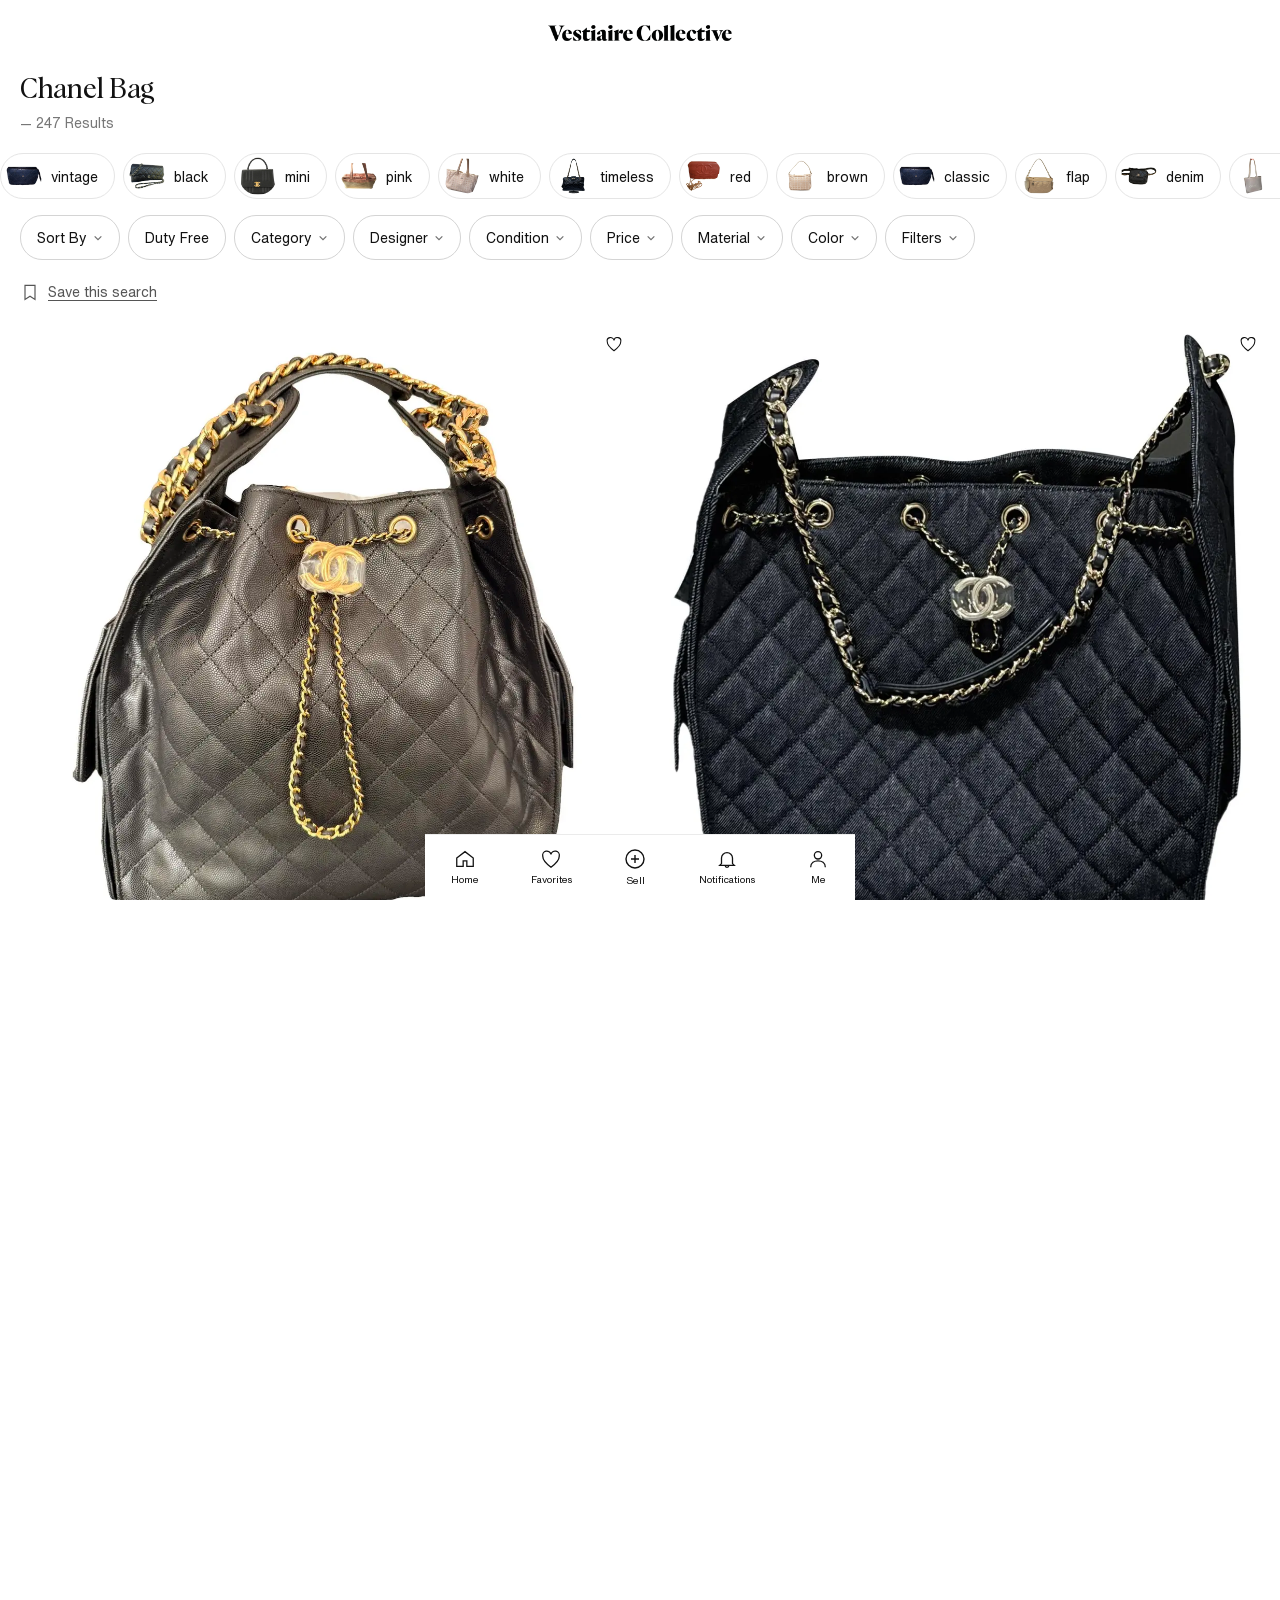
<file: index.html>
<!doctype html>
<html lang="en">
<head>
  <meta charset="utf-8" />
  <meta name="viewport" content="width=device-width, initial-scale=1, viewport-fit=cover, user-scalable=no" />
  <meta name="theme-color" content="#ffffff" />
  <title>Chanel bag — Vestiaire Collective · v2</title>
  <link rel="stylesheet" href="styles.css?v=44" />
</head>
<body data-state="plp">

  <!-- ============================================================
       PLP VIEW (entry)
       ============================================================ -->
  <section class="plp-view" id="plpView">

    <header class="plp__logo-bar">
      <img class="plp__logo" src="assets/vestiaire_logo.png" alt="vestiaire collective" />
    </header>

    <section class="plp__title">
      <h1 class="plp__h1">Chanel Bag</h1>
      <p class="plp__count">— 247 Results</p>
    </section>

    <ul class="plp__chips" id="plpChips">
      <li class="chip"><span class="chip__thumb" data-thumb="01"></span><span class="chip__label">vintage</span></li>
      <li class="chip"><span class="chip__thumb" data-thumb="04"></span><span class="chip__label">black</span></li>
      <li class="chip"><span class="chip__thumb" data-thumb="08"></span><span class="chip__label">mini</span></li>
      <li class="chip"><span class="chip__thumb" data-thumb="09"></span><span class="chip__label">pink</span></li>
      <li class="chip"><span class="chip__thumb" data-thumb="02"></span><span class="chip__label">white</span></li>
      <li class="chip"><span class="chip__thumb" data-thumb="14"></span><span class="chip__label">timeless</span></li>
      <li class="chip"><span class="chip__thumb" data-thumb="03"></span><span class="chip__label">red</span></li>
      <li class="chip"><span class="chip__thumb" data-thumb="18"></span><span class="chip__label">brown</span></li>
      <li class="chip"><span class="chip__thumb" data-thumb="01"></span><span class="chip__label">classic</span></li>
      <li class="chip"><span class="chip__thumb" data-thumb="05"></span><span class="chip__label">flap</span></li>
      <li class="chip"><span class="chip__thumb" data-thumb="07"></span><span class="chip__label">denim</span></li>
      <li class="chip"><span class="chip__thumb" data-thumb="13"></span><span class="chip__label">tweed</span></li>
      <li class="chip"><span class="chip__thumb" data-thumb="06"></span><span class="chip__label">silver</span></li>
      <li class="chip"><span class="chip__thumb" data-thumb="12"></span><span class="chip__label">blue</span></li>
      <li class="chip"><span class="chip__thumb" data-thumb="17"></span><span class="chip__label">yellow</span></li>
      <li class="chip"><span class="chip__thumb" data-thumb="11"></span><span class="chip__label">caviar</span></li>
      <li class="chip"><span class="chip__thumb" data-thumb="10"></span><span class="chip__label">green</span></li>
      <li class="chip"><span class="chip__thumb" data-thumb="04"></span><span class="chip__label">jumbo</span></li>
      <li class="chip"><span class="chip__thumb" data-thumb="15"></span><span class="chip__label">gold</span></li>
      <li class="chip"><span class="chip__thumb" data-thumb="16"></span><span class="chip__label">beige</span></li>
    </ul>

    <ul class="plp__hotfilters" id="plpHotfilters">
      <li><button class="hot-filter">Sort By <svg viewBox="0 0 12 12" width="10" height="10" fill="none" stroke="currentColor" stroke-width="1.4"><path d="M2 4 L6 8 L10 4"/></svg></button></li>
      <li><button class="hot-filter">Duty Free</button></li>
      <li><button class="hot-filter">Category <svg viewBox="0 0 12 12" width="10" height="10" fill="none" stroke="currentColor" stroke-width="1.4"><path d="M2 4 L6 8 L10 4"/></svg></button></li>
      <li><button class="hot-filter">Designer <svg viewBox="0 0 12 12" width="10" height="10" fill="none" stroke="currentColor" stroke-width="1.4"><path d="M2 4 L6 8 L10 4"/></svg></button></li>
      <li><button class="hot-filter">Condition <svg viewBox="0 0 12 12" width="10" height="10" fill="none" stroke="currentColor" stroke-width="1.4"><path d="M2 4 L6 8 L10 4"/></svg></button></li>
      <li><button class="hot-filter">Price <svg viewBox="0 0 12 12" width="10" height="10" fill="none" stroke="currentColor" stroke-width="1.4"><path d="M2 4 L6 8 L10 4"/></svg></button></li>
      <li><button class="hot-filter">Material <svg viewBox="0 0 12 12" width="10" height="10" fill="none" stroke="currentColor" stroke-width="1.4"><path d="M2 4 L6 8 L10 4"/></svg></button></li>
      <li><button class="hot-filter">Color <svg viewBox="0 0 12 12" width="10" height="10" fill="none" stroke="currentColor" stroke-width="1.4"><path d="M2 4 L6 8 L10 4"/></svg></button></li>
      <li><button class="hot-filter">Filters <svg viewBox="0 0 12 12" width="10" height="10" fill="none" stroke="currentColor" stroke-width="1.4"><path d="M2 4 L6 8 L10 4"/></svg></button></li>
    </ul>

    <button class="plp__savesearch" type="button">
      <svg viewBox="0 0 24 24" width="20" height="20" fill="none" stroke="currentColor" stroke-width="1.4">
        <path d="M6 4 H18 V21 L12 17 L6 21 Z"/>
      </svg>
      <span>Save this search</span>
    </button>

    <ul class="plp__grid" id="plpGrid"></ul>

    <section class="plp__usp">
      <div class="usp">
        <svg class="usp__icon" viewBox="0 0 32 32" fill="none" stroke="currentColor" stroke-width="1.3">
          <rect x="5" y="7" width="22" height="18" rx="1"/>
          <path d="M5 11 H27"/>
          <text x="16" y="20" text-anchor="middle" font-size="9" font-family="serif" stroke="none" fill="currentColor">$</text>
        </svg>
        <h3 class="usp__title">Negotiate your price</h3>
        <p class="usp__body">Go ahead. Make an offer for an even better price.</p>
      </div>
      <div class="usp">
        <svg class="usp__icon" viewBox="0 0 32 32" fill="none" stroke="currentColor" stroke-width="1.3">
          <path d="M16 4 L26 8 V16 C26 22 20 27 16 28 C12 27 6 22 6 16 V8 Z"/>
          <path d="M12 16 L15 19 L21 13" stroke-width="1.5"/>
        </svg>
        <h3 class="usp__title">Expert Authentication</h3>
        <p class="usp__body">Get peace of mind with physical authentication.</p>
      </div>
      <div class="usp">
        <svg class="usp__icon" viewBox="0 0 32 32" fill="none" stroke="currentColor" stroke-width="1.3">
          <circle cx="16" cy="16" r="12"/>
          <path d="M10 16 H22 M16 10 V22"/>
        </svg>
        <h3 class="usp__title">Buyer Protection</h3>
        <p class="usp__body">Full refund if your item is not as described.</p>
      </div>
      <div class="usp">
        <svg class="usp__icon" viewBox="0 0 32 32" fill="none" stroke="currentColor" stroke-width="1.3">
          <path d="M5 18 L12 11 L18 17 L27 8"/>
          <path d="M21 8 H27 V14"/>
        </svg>
        <h3 class="usp__title">Trade in your wardrobe</h3>
        <p class="usp__body">Sell your pre-loved pieces and refresh your closet.</p>
      </div>
    </section>

    <!-- Floating CTA: slides up from below ~300px scroll, sits above
         the bottom nav with a small gap. Replaces the title-bar pill. -->
    <button class="plp__view-timeline-fab" id="viewTimelineBtn" type="button" aria-label="View timeline">
      <span class="plp__view-timeline-label">
        View timeline
        <svg viewBox="0 0 16 16" width="14" height="14" fill="none" stroke="currentColor" stroke-width="1.6" stroke-linecap="round" stroke-linejoin="round" aria-hidden="true">
          <path d="M3 8 H13 M10 5 L13 8 L10 11"/>
        </svg>
      </span>
    </button>

    <nav class="plp__bottomnav">
      <a class="navitem" href="#"><svg viewBox="0 0 24 24" width="22" height="22" fill="none" stroke="currentColor" stroke-width="1.4"><path d="M3 11 L12 4 L21 11 V20 H14 V14 H10 V20 H3 Z"/></svg><span>Home</span></a>
      <a class="navitem" href="#"><svg viewBox="0 0 24 24" width="22" height="22" fill="none" stroke="currentColor" stroke-width="1.4"><path d="M12 21 C8 18 3 14 3 9 A4 4 0 0 1 12 7 A4 4 0 0 1 21 9 C21 14 16 18 12 21 Z"/></svg><span>Favorites</span></a>
      <a class="navitem" href="#"><svg viewBox="0 0 24 24" width="24" height="24" fill="none" stroke="currentColor" stroke-width="1.4"><circle cx="12" cy="12" r="9"/><path d="M12 8 V16 M8 12 H16"/></svg><span>Sell</span></a>
      <a class="navitem" href="#"><svg viewBox="0 0 24 24" width="22" height="22" fill="none" stroke="currentColor" stroke-width="1.4"><path d="M6 17 V11 A6 6 0 0 1 18 11 V17 L20 19 H4 Z"/><path d="M10 19 A2 2 0 0 0 14 19"/></svg><span>Notifications</span></a>
      <a class="navitem" href="#"><svg viewBox="0 0 24 24" width="22" height="22" fill="none" stroke="currentColor" stroke-width="1.4"><circle cx="12" cy="8" r="4"/><path d="M4 21 C4 16 8 14 12 14 C16 14 20 16 20 21"/></svg><span>Me</span></a>
    </nav>

  </section>

  <!-- ============================================================
       PROTOTYPE VIEW (year-dial)
       ============================================================ -->
  <main class="app" data-mode="browse">

    <header class="hdr">
      <img class="hdr__logo" src="assets/vestiaire_logo.png" alt="vestiaire collective" />
      <div class="hdr__context">chanel bag · <span class="hdr__count">247</span> results</div>
    </header>

    <button class="back" type="button" aria-label="Back to results">
      <svg viewBox="0 0 24 24" fill="none" stroke="currentColor" stroke-width="1.4" stroke-linecap="round" stroke-linejoin="round" aria-hidden="true">
        <path d="M15 18 L9 12 L15 6" />
      </svg>
    </button>

    <div class="year" aria-live="polite"><span class="year__digits">2008</span></div>

    <div class="stage">
      <div class="stage__inner">
        <div class="bag" id="bagLayer">
          <img class="bag__img bag__img--a" alt="" />
          <img class="bag__img bag__img--b" alt="" />
        </div>
        <article class="story-card" id="storyCard" aria-hidden="true"></article>
      </div>
    </div>

    <div class="bagname">Modern Chain · Caviar</div>

    <div class="buybar">
      <div class="buybar__info">
        <span class="buybar__name">Modern Chain · Caviar</span>
        <span class="buybar__price">€3,100</span>
      </div>
      <button class="buybar__btn" type="button">Add to Bag</button>
    </div>

    <div class="strip" id="strip" role="slider" aria-valuemin="1955" aria-valuemax="2026" aria-valuenow="2008" tabindex="0">
      <div class="strip__indicator" aria-hidden="true"></div>
      <div class="strip__rail strip__rail--browse" id="stripBrowse"></div>
      <div class="strip__rail strip__rail--pdp"    id="stripPdp"></div>
      <div class="strip__fade strip__fade--left" aria-hidden="true"></div>
      <div class="strip__fade strip__fade--right" aria-hidden="true"></div>
    </div>

  </main>

  <!-- ============================================================
       MORPH CLONE (used during PLP → prototype transition)
       ============================================================ -->
  <div class="morph-clone" id="morphClone" aria-hidden="true">
    <img alt="" />
  </div>

  <!-- ============================================================
       BACK-TO-PLP BUTTON (from prototype browse mode)
       ============================================================ -->
  <button class="plp-back" id="plpBack" type="button" aria-label="Back to results">
    <svg viewBox="0 0 24 24" fill="none" stroke="currentColor" stroke-width="1.4" stroke-linecap="round" stroke-linejoin="round">
      <path d="M15 18 L9 12 L15 6" />
    </svg>
  </button>

  <script src="assets/stories.js?v=18"></script>
  <script src="script.js?v=35"></script>
  <script src="plp-v2.js?v=18"></script>
</body>
</html>
</file>
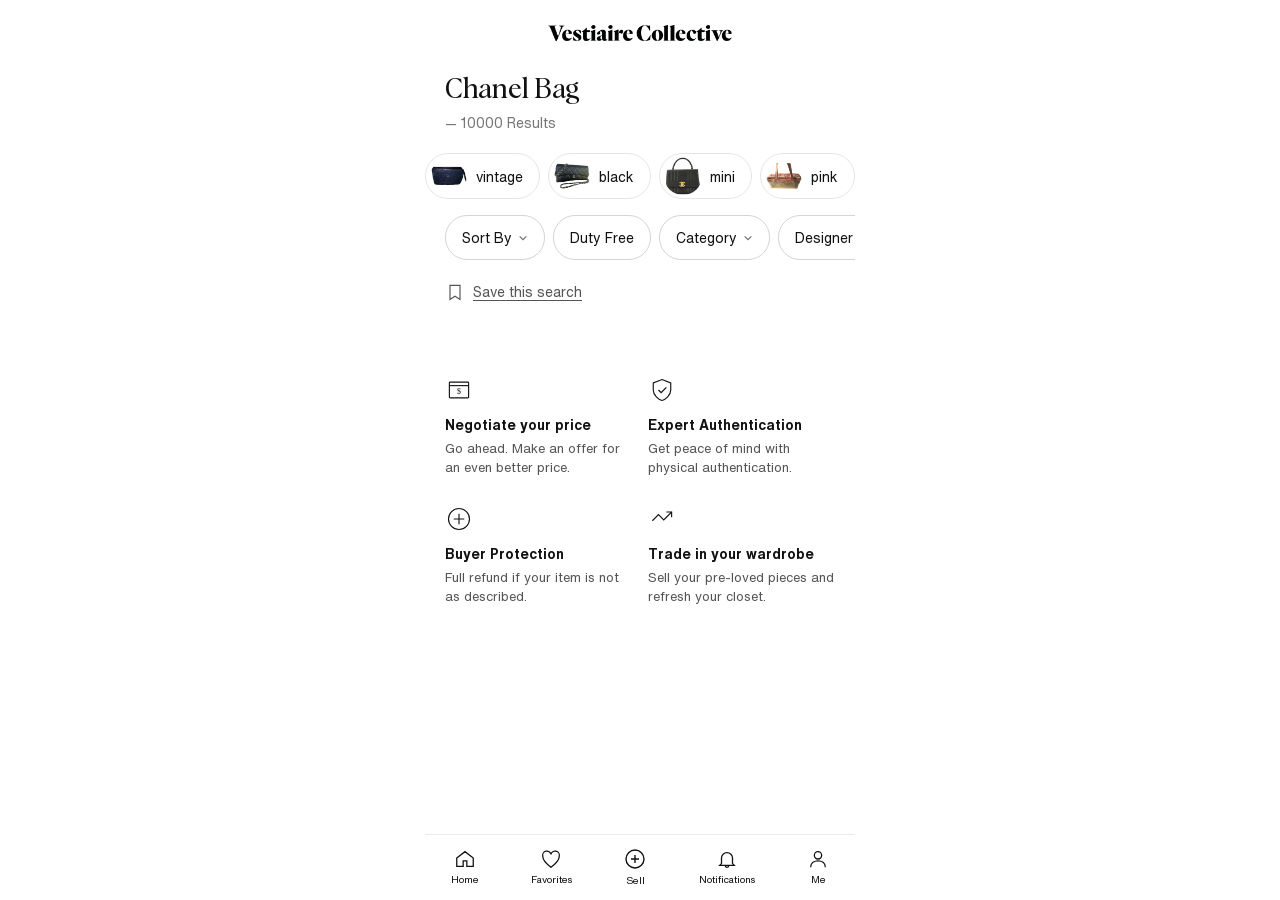
<file: plp.html>
<!doctype html>
<html lang="en">
<head>
  <meta charset="utf-8" />
  <meta name="viewport" content="width=device-width, initial-scale=1, viewport-fit=cover" />
  <meta name="theme-color" content="#ffffff" />
  <title>Chanel bag — Vestiaire Collective</title>
  <link rel="stylesheet" href="styles.css" />
</head>
<body class="plp-body">
  <main class="plp">

    <!-- Vestiaire logo header (matches the year-dial prototype's logo size) -->
    <header class="plp__logo-bar">
      <img class="plp__logo" src="assets/vestiaire_logo.png" alt="vestiaire collective" />
    </header>

    <!-- Title block: "Chanel Bag" h1 (Albra serif) + result count -->
    <section class="plp__title">
      <h1 class="plp__h1">Chanel Bag</h1>
      <p class="plp__count">— 10000 Results</p>
    </section>

    <!-- Horizontal scroll: guided search chips -->
    <ul class="plp__chips" id="plpChips">
      <li class="chip"><span class="chip__thumb" data-thumb="01"></span><span class="chip__label">vintage</span></li>
      <li class="chip"><span class="chip__thumb" data-thumb="04"></span><span class="chip__label">black</span></li>
      <li class="chip"><span class="chip__thumb" data-thumb="08"></span><span class="chip__label">mini</span></li>
      <li class="chip"><span class="chip__thumb" data-thumb="09"></span><span class="chip__label">pink</span></li>
      <li class="chip"><span class="chip__thumb" data-thumb="02"></span><span class="chip__label">white</span></li>
      <li class="chip"><span class="chip__thumb" data-thumb="14"></span><span class="chip__label">timeless</span></li>
      <li class="chip"><span class="chip__thumb" data-thumb="03"></span><span class="chip__label">red</span></li>
      <li class="chip"><span class="chip__thumb" data-thumb="18"></span><span class="chip__label">brown</span></li>
      <li class="chip"><span class="chip__thumb" data-thumb="01"></span><span class="chip__label">classic</span></li>
      <li class="chip"><span class="chip__thumb" data-thumb="05"></span><span class="chip__label">flap</span></li>
      <li class="chip"><span class="chip__thumb" data-thumb="07"></span><span class="chip__label">denim</span></li>
      <li class="chip"><span class="chip__thumb" data-thumb="13"></span><span class="chip__label">tweed</span></li>
      <li class="chip"><span class="chip__thumb" data-thumb="06"></span><span class="chip__label">silver</span></li>
      <li class="chip"><span class="chip__thumb" data-thumb="12"></span><span class="chip__label">blue</span></li>
      <li class="chip"><span class="chip__thumb" data-thumb="17"></span><span class="chip__label">yellow</span></li>
      <li class="chip"><span class="chip__thumb" data-thumb="11"></span><span class="chip__label">caviar</span></li>
      <li class="chip"><span class="chip__thumb" data-thumb="10"></span><span class="chip__label">green</span></li>
      <li class="chip"><span class="chip__thumb" data-thumb="04"></span><span class="chip__label">jumbo</span></li>
      <li class="chip"><span class="chip__thumb" data-thumb="15"></span><span class="chip__label">gold</span></li>
      <li class="chip"><span class="chip__thumb" data-thumb="16"></span><span class="chip__label">beige</span></li>
    </ul>

    <!-- Horizontal scroll: hot filters (sticky filter bar) -->
    <ul class="plp__hotfilters" id="plpHotfilters">
      <li><button class="hot-filter">Sort By <svg viewBox="0 0 12 12" width="10" height="10" fill="none" stroke="currentColor" stroke-width="1.4"><path d="M2 4 L6 8 L10 4"/></svg></button></li>
      <li><button class="hot-filter">Duty Free</button></li>
      <li><button class="hot-filter">Category <svg viewBox="0 0 12 12" width="10" height="10" fill="none" stroke="currentColor" stroke-width="1.4"><path d="M2 4 L6 8 L10 4"/></svg></button></li>
      <li><button class="hot-filter">Designer <svg viewBox="0 0 12 12" width="10" height="10" fill="none" stroke="currentColor" stroke-width="1.4"><path d="M2 4 L6 8 L10 4"/></svg></button></li>
      <li><button class="hot-filter">Condition <svg viewBox="0 0 12 12" width="10" height="10" fill="none" stroke="currentColor" stroke-width="1.4"><path d="M2 4 L6 8 L10 4"/></svg></button></li>
      <li><button class="hot-filter">Price <svg viewBox="0 0 12 12" width="10" height="10" fill="none" stroke="currentColor" stroke-width="1.4"><path d="M2 4 L6 8 L10 4"/></svg></button></li>
      <li><button class="hot-filter">Material <svg viewBox="0 0 12 12" width="10" height="10" fill="none" stroke="currentColor" stroke-width="1.4"><path d="M2 4 L6 8 L10 4"/></svg></button></li>
      <li><button class="hot-filter">Color <svg viewBox="0 0 12 12" width="10" height="10" fill="none" stroke="currentColor" stroke-width="1.4"><path d="M2 4 L6 8 L10 4"/></svg></button></li>
      <li><button class="hot-filter">Filters <svg viewBox="0 0 12 12" width="10" height="10" fill="none" stroke="currentColor" stroke-width="1.4"><path d="M2 4 L6 8 L10 4"/></svg></button></li>
    </ul>

    <!-- Save this search -->
    <button class="plp__savesearch" type="button">
      <svg viewBox="0 0 24 24" width="20" height="20" fill="none" stroke="currentColor" stroke-width="1.4">
        <path d="M6 4 H18 V21 L12 17 L6 21 Z"/>
      </svg>
      <span>Save this search</span>
    </button>

    <!-- Product grid: 2 columns, 18 products -->
    <ul class="plp__grid" id="plpGrid"></ul>

    <!-- USP / trust marks -->
    <section class="plp__usp">
      <div class="usp">
        <svg class="usp__icon" viewBox="0 0 32 32" fill="none" stroke="currentColor" stroke-width="1.3">
          <rect x="5" y="7" width="22" height="18" rx="1"/>
          <path d="M5 11 H27"/>
          <text x="16" y="20" text-anchor="middle" font-size="9" font-family="serif" stroke="none" fill="currentColor">$</text>
        </svg>
        <h3 class="usp__title">Negotiate your price</h3>
        <p class="usp__body">Go ahead. Make an offer for an even better price.</p>
      </div>
      <div class="usp">
        <svg class="usp__icon" viewBox="0 0 32 32" fill="none" stroke="currentColor" stroke-width="1.3">
          <path d="M16 4 L26 8 V16 C26 22 20 27 16 28 C12 27 6 22 6 16 V8 Z"/>
          <path d="M12 16 L15 19 L21 13" stroke-width="1.5"/>
        </svg>
        <h3 class="usp__title">Expert Authentication</h3>
        <p class="usp__body">Get peace of mind with physical authentication.</p>
      </div>
      <div class="usp">
        <svg class="usp__icon" viewBox="0 0 32 32" fill="none" stroke="currentColor" stroke-width="1.3">
          <circle cx="16" cy="16" r="12"/>
          <path d="M10 16 H22 M16 10 V22"/>
        </svg>
        <h3 class="usp__title">Buyer Protection</h3>
        <p class="usp__body">Full refund if your item is not as described.</p>
      </div>
      <div class="usp">
        <svg class="usp__icon" viewBox="0 0 32 32" fill="none" stroke="currentColor" stroke-width="1.3">
          <path d="M5 18 L12 11 L18 17 L27 8"/>
          <path d="M21 8 H27 V14"/>
        </svg>
        <h3 class="usp__title">Trade in your wardrobe</h3>
        <p class="usp__body">Sell your pre-loved pieces and refresh your closet.</p>
      </div>
    </section>

    <!-- Bottom navigation -->
    <nav class="plp__bottomnav">
      <a class="navitem" href="#"><svg viewBox="0 0 24 24" width="22" height="22" fill="none" stroke="currentColor" stroke-width="1.4"><path d="M3 11 L12 4 L21 11 V20 H14 V14 H10 V20 H3 Z"/></svg><span>Home</span></a>
      <a class="navitem" href="#"><svg viewBox="0 0 24 24" width="22" height="22" fill="none" stroke="currentColor" stroke-width="1.4"><path d="M12 21 C8 18 3 14 3 9 A4 4 0 0 1 12 7 A4 4 0 0 1 21 9 C21 14 16 18 12 21 Z"/></svg><span>Favorites</span></a>
      <a class="navitem" href="#"><svg viewBox="0 0 24 24" width="24" height="24" fill="none" stroke="currentColor" stroke-width="1.4"><circle cx="12" cy="12" r="9"/><path d="M12 8 V16 M8 12 H16"/></svg><span>Sell</span></a>
      <a class="navitem" href="#"><svg viewBox="0 0 24 24" width="22" height="22" fill="none" stroke="currentColor" stroke-width="1.4"><path d="M6 17 V11 A6 6 0 0 1 18 11 V17 L20 19 H4 Z"/><path d="M10 19 A2 2 0 0 0 14 19"/></svg><span>Notifications</span></a>
      <a class="navitem" href="#"><svg viewBox="0 0 24 24" width="22" height="22" fill="none" stroke="currentColor" stroke-width="1.4"><circle cx="12" cy="8" r="4"/><path d="M4 21 C4 16 8 14 12 14 C16 14 20 16 20 21"/></svg><span>Me</span></a>
    </nav>

  </main>

  <script src="plp.js"></script>
</body>
</html>
</file>
<file: styles.css>
/* ---------------------------------------------------------------
   week 10 — vestiaire collective × year dial
   single hero control. one bag at a time. browse ↔ pdp morph.
--------------------------------------------------------------- */

/* Fonts ----------------------------------------------------------
   Real Vestiaire stack: Helvetica Now Text + Albra (Display).
   Drop real font files into /assets/fonts/ and the @font-face
   blocks below will pick them up. Google Fonts loaded as fallback. */
@import url('https://fonts.googleapis.com/css2?family=DM+Serif+Display&family=Inter:wght@300;400;500&display=swap');

@font-face {
  font-family: 'Helvetica Now Text';
  src: url('assets/fonts/HelveticaNowText-Regular.ttf') format('truetype');
  font-weight: 400;
  font-style: normal;
  font-display: swap;
}
@font-face {
  font-family: 'Helvetica Now Text';
  src: url('assets/fonts/HelveticaNowText-Medium.ttf') format('truetype');
  font-weight: 500;
  font-style: normal;
  font-display: swap;
}
@font-face {
  font-family: 'Helvetica Now Text';
  src: url('assets/fonts/HelveticaNowText-Bold.ttf') format('truetype');
  font-weight: 700;
  font-style: normal;
  font-display: swap;
}
@font-face {
  font-family: 'Albra';
  src: url('assets/fonts/Albra-Regular.ttf') format('truetype');
  font-weight: 400;
  font-style: normal;
  font-display: swap;
}

/* Base ----------------------------------------------------------- */
:root {
  --bg: #ffffff;
  --fg: #000000;
  --fg-soft: #8a8a8a;
  --hairline: #e5e5e5;
  --sans: 'Helvetica Now Text', 'Inter', -apple-system, BlinkMacSystemFont, sans-serif;
  --serif: 'Albra Display', 'Albra', 'DM Serif Display', 'Times New Roman', serif;

  --easing: cubic-bezier(0.22, 0.61, 0.36, 1);
  --morph-dur: 600ms;
}

* { box-sizing: border-box; margin: 0; padding: 0; }

html, body {
  height: 100%;
  width: 100%;
  background: var(--bg);
  color: var(--fg);
  font-family: var(--sans);
  font-weight: 400;
  -webkit-font-smoothing: antialiased;
  -moz-osx-font-smoothing: grayscale;
  overflow: hidden;
  overscroll-behavior: none;
  touch-action: none;
}

/* State-driven body scroll. PLP scrolls; prototype is fixed. */
body[data-state="plp"] {
  overflow: auto;
  touch-action: pan-y;
}
body[data-state="morphing"],
body[data-state="browse"],
body[data-state="pdp"] {
  overflow: hidden;
  touch-action: none;
}

body { user-select: none; -webkit-user-select: none; }

/* App container — fixed to viewport, 9:16-friendly */
.app {
  position: fixed;
  inset: 0;
  display: grid;
  grid-template-rows:
    auto       /* header */
    auto       /* year */
    1fr        /* stage */
    auto       /* bag name */
    auto;      /* dial */
  padding: env(safe-area-inset-top, 16px) 0 env(safe-area-inset-bottom, 16px);
}

/* Header ---------------------------------------------------------- */
.hdr {
  display: flex;
  flex-direction: column;
  align-items: center;
  gap: 6px;
  padding: 18px 24px 0;
  /* Morph cascade: header releases first (0–250ms). */
  transition: opacity 250ms var(--easing) 0ms;
}

.hdr__logo {
  height: 30px;
  width: auto;
  object-fit: contain;
}

.hdr__context {
  font-size: 11px;
  letter-spacing: 0.04em;
  color: var(--fg-soft);
  font-weight: 400;
}

/* Year (giant Albra) --------------------------------------------- */
.year {
  font-family: var(--serif);
  font-weight: 400;
  font-size: clamp(80px, 22vw, 140px);
  line-height: 1;
  text-align: center;
  letter-spacing: -0.02em;
  margin-top: 18px;
  /* tabular-nums = all digit widths equal → no horizontal shift as the
     year scrubs past 1955, 1996, 2024, etc. lnum keeps lining figures. */
  font-feature-settings: "lnum" 1, "tnum" 1;
  font-variant-numeric: tabular-nums lining-nums;
  /* Smooth browse↔PDP scale + PLP→browse opacity reveal. The transition
     was missing from the base rule which made the PDP scale look snappy.
     Ease-out-quint + 720ms + GPU-promoted layer = fluid, premium feel. */
  transition: transform 720ms cubic-bezier(0.16, 1, 0.3, 1),
              opacity 350ms var(--easing) 50ms;
  will-change: transform;
  transform: translateZ(0);
  backface-visibility: hidden;
}

/* Year digits in a fixed-width inline-block slot. The slot is centered
   on screen via .year's text-align:center, but inside the slot the
   digits are LEFT-anchored — so the left edge never shifts as years
   scrub past (only the right edge moves, by ~3px at most across
   centuries). Width sized to the widest 4-digit year. */
.year__digits {
  display: inline-block;
  min-width: 2.95ch;
  text-align: left;
  /* Transform: browse↔PDP scale. Opacity: PLP→browse reveal (year leads). */
  transition: transform 500ms var(--easing) 50ms,
              opacity 350ms var(--easing) 50ms;
  will-change: transform;
}

/* Stage (the bag / editorial image area) ------------------------ */
.stage {
  position: relative;
  display: flex;
  align-items: center;
  justify-content: center;
  padding: 8px 32px;
  min-height: 0;
  overflow: hidden;
}

.stage__inner {
  position: relative;
  width: 100%;
  height: 100%;
  display: flex;
  align-items: center;
  justify-content: center;
}

.bag {
  position: relative;
  width: 78%;
  aspect-ratio: 1 / 1;
  max-height: 100%;
  display: flex;
  align-items: center;
  justify-content: center;
  cursor: pointer;
  /* Morph cascade: bag image grows slowly (50–550ms), parallel with year shrink. */
  transition:
    width 500ms var(--easing) 50ms,
    transform 500ms var(--easing) 50ms;
  will-change: width, transform;
}

.bag__img {
  position: absolute;
  inset: 0;
  width: 100%;
  height: 100%;
  object-fit: contain;
  opacity: 0;
  transition: opacity 320ms ease;
  will-change: opacity;
  pointer-events: none;
}

.bag__img--a.is-visible,
.bag__img--b.is-visible { opacity: 1; }

/* Story card — overlays the .bag area when slide type is 'story'.
   The big year above stays in place; the strip + buy bar + back arrow
   all stay sticky. Only the bag image area becomes scrollable text.
   The text grammatically continues from the year — reading top-down,
   year + body reads as one sentence (e.g. "1955 was the year Coco…"). */
.story-card {
  position: absolute;
  inset: 0;
  padding: 0;
  font-family: var(--sans);
  font-size: 15px;
  line-height: 1.55;
  letter-spacing: 0.005em;
  color: #1a1a1a;
  text-align: left;
  overflow: hidden;
  /* Defeat the body[data-state] touch-action lock so the card can scroll */
  touch-action: pan-y;
  user-select: text;
  background: transparent;
  border-radius: 0;
  opacity: 0;
  pointer-events: none;
  transition: opacity 260ms var(--easing);
}

.story-card__scroll {
  height: 100%;
  padding: 0 20px 152px;
  overflow-y: auto;
  overflow-x: hidden;
  -webkit-overflow-scrolling: touch;
  /* Scrollbar hidden — content is scrollable via touch/wheel but no
     visible track or thumb (cleaner editorial feel). */
  scrollbar-width: none;
}
.story-card__scroll::-webkit-scrollbar { display: none; }

.story-card__scroll p {
  margin: 0 0 18px;
}

.story-card__scroll p:last-child {
  margin-bottom: 0;
}

.story-card::after {
  content: '';
  position: absolute;
  left: 0;
  right: 0;
  bottom: 0;
  height: 120px;
  pointer-events: none;
  background: linear-gradient(
    to bottom,
    rgba(255, 255, 255, 0),
    rgba(255, 255, 255, 0.38) 28%,
    rgba(255, 255, 255, 0.86) 68%,
    rgb(255, 255, 255)
  );
}

body[data-slide-type="story"] .story-card {
  position: fixed;
  inset: auto;
  left: var(--story-card-left, 32px);
  top: var(--story-card-top, 180px);
  width: var(--story-card-width, calc(100vw - 64px));
  height: var(--story-card-height, calc(100vw - 64px));
  opacity: 1;
  pointer-events: auto;
  z-index: 10000;
}
/* !important to override inline morphClone opacity (set during the
   PLP→browse morph). The clone is the bag image; on the story slide
   we hide it so the text stands alone. */
body[data-slide-type="story"] #morphClone {
  opacity: 0 !important;
  transition: opacity 260ms var(--easing) !important;
}

/* Editorial-slide card design system. Per Figma node 7120:9 + user direction:
   - card sits BEHIND the image, extending past its bounds by ~7% on each side
     (original Figma extension plus the latest +2% prototype pass)
   - card bg rgba(0,0,0,0.1), corner-radius 7px
   - image itself is unchanged: same size, same position, same object-fit
   - clean instant slide-swap — no transitions on image, only the card fades */
#morphClone::before {
  content: '';
  position: absolute;
  top: -7.4%;
  right: -7.3%;
  bottom: -7.4%;
  left: -7.3%;
  background: rgba(0, 0, 0, 0.1);
  border-radius: 7px;
  z-index: -1;
  opacity: 0;
  pointer-events: none;
  transition: opacity 160ms var(--easing);
}
body[data-slide-type="editorial"] #morphClone {
  overflow: visible;
  background: rgba(0, 0, 0, 0.1);
}
body[data-slide-type="editorial"] #morphClone::before {
  opacity: 1;
}

/* Editorial: keep the card anchored low in the PDP stage, then nudge it
   another 10px down so the editorial image content sits closer to the
   Add to Bag row per the latest prototype pass. */
body[data-slide-type="editorial"] .bag,
body[data-slide-type="story"] .bag {
  align-self: flex-end;
  transform: translateY(10px);
}

/* Bag name -------------------------------------------------------- */
/* Matches the PLP card name typography (14px / 400 / #333) so the
   year-mode product info reads as one continuous Vestiaire product. */
.bagname {
  font-family: var(--sans);
  font-size: 14px;
  line-height: 21px;
  letter-spacing: 0.01em;
  color: #333;
  text-align: center;
  padding: 14px 24px 0;
  font-weight: 400;
  /* Two roles:
     - browse↔PDP fade (250ms, no delay) — fades out fast in PDP
     - PLP→browse reveal (300ms, 100ms delay) — comes in just after year */
  transition: opacity 300ms var(--easing) 100ms;
}

/* Magnetic year strip --------------------------------------------
   A horizontal rail of year ticks scrolls past a fixed center
   indicator. Pull → year ticks past center → snap to nearest on
   release. Same strip handles editorial slides in PDP. */
.strip {
  position: relative;
  height: 82px;
  margin: 12px 0 18px;
  overflow: hidden;
  touch-action: none;
  cursor: grab;
  outline: none;
  /* Opacity reveal during PLP→browse morph — strip comes in last. */
  transition: opacity 400ms var(--easing) 200ms;
}

.strip:active { cursor: grabbing; }

.strip__rail {
  position: absolute;
  top: 14px;
  left: 0;
  height: calc(100% - 14px);
  will-change: transform, opacity;
  user-select: none;
  opacity: 0;
  pointer-events: none;
  transition: opacity 320ms var(--easing) 140ms;
}

/* Active rail per app mode */
.app[data-mode="browse"] .strip__rail--browse { opacity: 1; }
.app[data-mode="pdp"]    .strip__rail--pdp    { opacity: 1; }

/* Indicator — slim vertical hairline at center, no serif feet.
   In PDP mode it transforms into a small downward chevron sitting above
   the tick row, so editorial captions have full clearance below. */
.strip__indicator {
  position: absolute;
  left: 50%;
  top: 6px;
  bottom: 18px;
  width: 1px;
  background: var(--fg);
  transform: translateX(-50%);
  pointer-events: none;
  z-index: 2;
  transition: top 320ms var(--easing), bottom 320ms var(--easing),
              width 320ms var(--easing), background 200ms var(--easing);
}

/* PDP mode — no marker line/chevron. The active caption (currently
   centered) is the marker: it gets opacity 1 + black, all other
   captions are dimmed to opacity 0.3. */
.app[data-mode="pdp"] .strip__indicator {
  opacity: 0;
  width: 0;
  background: transparent;
}

/* Soft fade at the strip edges so ticks don't snap visually
   into existence; gives the picker a "wheel" depth. */
.strip__fade {
  position: absolute;
  top: 0; bottom: 0;
  width: 56px;
  pointer-events: none;
  z-index: 1;
}
.strip__fade--left  { left: 0;  background: linear-gradient(to right, var(--bg), rgba(255,255,255,0)); }
.strip__fade--right { right: 0; background: linear-gradient(to left,  var(--bg), rgba(255,255,255,0)); }

/* Each tick is positioned absolutely along the rail. JS computes
   the rail width and the per-tick left offset.

   Per-year minor ticks are soft hairlines — visible enough to give
   scroll feedback between decade labels, faint enough that the strip
   doesn't read as instrument chrome. */
.tick {
  position: absolute;
  top: 0;
  width: 1px;
  height: 8px;
  background: rgba(0, 0, 0, 0.1);
  transform: translateX(-50%);
}
/* Decade markers — soft hairline, not the bold black it was before */
.tick--major {
  height: 10px;
  width: 1px;
  background: rgba(0,0,0,0.22);
}
/* Decade label: Helvetica Now Text bold — same font as the PDP price
   (.buybar__price 14px/700/#333). Year numbers and prices read in the
   same typographic register, so the strip feels of-a-piece with the
   Vestiaire product info. */
.tick__label {
  position: absolute;
  top: 14px;
  left: 50%;
  transform: translateX(-50%);
  font-family: var(--sans);
  font-style: normal;
  font-size: 12px;
  font-weight: 700;
  letter-spacing: 0.01em;
  color: #333;
  white-space: nowrap;
  font-feature-settings: normal;
  font-variant-numeric: normal;
}
/* PDP editorial ticks: short soft hairline, sentence-case Helvetica
   Now Text label — same grey weight as the PLP card location text */
.tick--editorial {
  height: 8px;
  background: rgba(0,0,0,0.22);
}
.tick--editorial .tick__label {
  font-family: var(--sans);
  font-style: normal;
  font-size: 11px;
  font-weight: 400;
  letter-spacing: 0.01em;
  text-transform: none;
  color: #000;
  opacity: 0.3;
  top: 14px;
  /* Allow wrap to 2 lines for long captions. max-width matches
     PX_PER_SLIDE (80) minus a few px so adjacent labels never touch. */
  white-space: normal;
  max-width: 76px;
  text-align: center;
  line-height: 1.2;
  /* Smooth dim-up / dim-down as the strip scrubs */
  transition: opacity 240ms var(--easing);
}
/* Active slide's caption — the typography becomes the marker. */
.tick--editorial.is-active .tick__label {
  opacity: 1;
  font-weight: 500;
}

/* Back arrow (PDP only) ----------------------------------------- */
.back {
  position: absolute;
  top: calc(env(safe-area-inset-top, 16px) + 16px);
  left: 18px;
  width: 32px;
  height: 32px;
  border: none;
  background: transparent;
  color: var(--fg);
  cursor: pointer;
  opacity: 0;
  pointer-events: none;
  /* Morph cascade: back arrow arrives last (280–580ms). */
  transition: opacity 300ms var(--easing) 280ms;
  z-index: 10;
}

.back svg { width: 100%; height: 100%; display: block; }

/* Buy bar (PDP only) -------------------------------------------- */
.buybar {
  display: flex;
  align-items: center;
  justify-content: space-between;
  gap: 16px;
  padding: 0 24px;
  height: 0;
  opacity: 0;
  overflow: hidden;
  /* Morph cascade: buy bar slides in last with the back arrow (280–580ms). */
  transition:
    height 300ms var(--easing) 280ms,
    opacity 300ms var(--easing) 280ms;
}

/* Product name + price stacked flush-left, vertically centered with
   the Add to Bag button. Reads like a real Vestiaire product row. */
.buybar__info {
  display: flex;
  flex-direction: column;
  align-items: flex-start;
  gap: 2px;
  min-width: 0;            /* lets long names ellipsis instead of pushing button */
  flex: 1 1 auto;
}

.buybar__name {
  font-family: var(--sans);
  font-size: 14px;
  line-height: 18px;
  letter-spacing: 0.01em;
  font-weight: 400;
  color: #333;
  /* Single-line, ellipsis if too long */
  overflow: hidden;
  text-overflow: ellipsis;
  white-space: nowrap;
  max-width: 100%;
}

/* PDP price typography mirrors the PLP card styling
   (.card__price 14px/700) so the year-mode PDP reads as a real Vestiaire
   product page. */
.buybar__price {
  font-family: var(--sans);
  font-size: 14px;
  line-height: 21px;
  letter-spacing: 0.01em;
  font-weight: 700;
  color: #333;
}

.buybar__btn {
  font-family: var(--sans);
  font-size: 15px;
  letter-spacing: 0.01em;
  text-transform: none;
  font-weight: 700;
  background: var(--fg);
  color: var(--bg);
  border: none;
  border-radius: 2px;
  padding: 10px 22px;
  cursor: pointer;
  flex-shrink: 0;
  transition: opacity 180ms ease;
}

.buybar__btn:active { opacity: 0.7; }

/* PDP mode toggles ---------------------------------------------- */
/* In PDP, only the context line ("chanel bag · 247 results") fades
   out — the Vestiaire logo stays visible as the anchor through the
   entire experience. */
.app[data-mode="pdp"] .hdr__context {
  opacity: 0;
  pointer-events: none;
}

/* In PDP, the standalone .bagname is hidden — the bag name now sits
   inside the buy bar (stacked above the price, flush left). */
.app[data-mode="pdp"] .bagname {
  opacity: 0;
}

.app[data-mode="pdp"] .bag {
  width: 92%;
}

.app[data-mode="pdp"] .back {
  opacity: 1;
  pointer-events: auto;
}

.app[data-mode="pdp"] .buybar {
  height: 56px;
  opacity: 1;
}

.app[data-mode="pdp"] .year {
  transform: translateY(-8px) scale(0.85) translateZ(0);
}

/* No-touch hint for video recording — kept invisible by default */
.app[data-debug="true"]::after {
  content: attr(data-mode);
  position: fixed;
  top: 4px; right: 8px;
  font-size: 10px;
  color: rgba(0,0,0,0.3);
}

/* ===============================================================
   PLP — Vestiaire Collective "chanel bag" search results
   1:1 from Figma (node 7044:32, 390×11459 mobile mockup)
   =============================================================== */

body.plp-body {
  overflow: auto;                /* the prototype page locks scroll; PLP doesn't */
  touch-action: pan-y;
  background: #fff;
}

.plp {
  position: relative;
  width: 100%;
  max-width: 430px;
  margin: 0 auto;
  padding-top: env(safe-area-inset-top, 0);
  padding-bottom: 80px;          /* room for bottom nav */
  background: #fff;
  min-height: 100vh;
}

/* Logo bar ------------------------------------------------------- */
/* Sticky at the top — the Vestiaire logo persists as the user scrolls
   the PLP. White background so it sits cleanly over the grid below. */
.plp__logo-bar {
  display: flex;
  align-items: center;
  justify-content: center;
  padding: 18px 24px 8px;
  position: sticky;
  top: 0;
  z-index: 30;
  background: #fff;
}
.plp__logo {
  height: 30px;                  /* matches the year-dial prototype */
  width: auto;
  object-fit: contain;
}

/* Title block ---------------------------------------------------- */
.plp__title {
  padding: 16px 20px 8px;
}
.plp__h1 {
  font-family: var(--serif);
  font-weight: 400;
  font-size: 28px;
  line-height: 36px;
  letter-spacing: -0.01em;
  color: #111;
  margin: 0;
}
.plp__count {
  font-family: var(--sans);
  font-size: 14px;
  line-height: 21px;
  color: #777;
  margin: 4px 0 0;
}

/* Floating "View timeline" CTA (v2 only) ------------------------
   Sits at the bottom of the viewport above the home/favorites nav.
   Hidden by default (translated below + opacity 0). When the user
   scrolls past the title (~300px), JS adds .is-visible and the
   button slides up smoothly. Hidden again during the morph (so it
   doesn't sit on top of the year-mode app). */
.plp__view-timeline-fab {
  position: fixed;
  left: 50%;
  bottom: 88px;                /* nav is ~64px tall; small gap above */
  transform: translateX(-50%);
  display: inline-flex;
  align-items: center;
  gap: 6px;
  padding: 12px 22px;
  background: transparent;
  color: var(--bg);
  border: none;
  border-radius: 2px;
  font-family: var(--sans);
  font-size: 14px;
  font-weight: 700;
  letter-spacing: 0.01em;
  cursor: pointer;
  white-space: nowrap;
  z-index: 60;
  opacity: 0;
  pointer-events: none;
  overflow: visible;
  isolation: isolate;
  transition: opacity 820ms cubic-bezier(0.22, 1, 0.36, 1);
}
.plp__view-timeline-fab::before {
  content: '';
  position: absolute;
  inset: 0;
  background: var(--fg);
  border-radius: 2px;
  box-shadow: 0 6px 22px rgba(0, 0, 0, 0.18);
  transform: translateY(80px);
  transition: transform 1050ms cubic-bezier(0.16, 1, 0.3, 1);
  z-index: -1;
}
.plp__view-timeline-label {
  position: relative;
  z-index: 1;
  display: inline-flex;
  align-items: center;
  gap: 6px;
  transform: translateY(80px);
  transition: transform 1050ms cubic-bezier(0.16, 1, 0.3, 1);
}
.plp__view-timeline-fab.is-visible {
  opacity: 1;
  pointer-events: auto;
}
.plp__view-timeline-fab.is-visible::before,
.plp__view-timeline-fab.is-visible .plp__view-timeline-label {
  transform: translateY(0);
}
.plp__view-timeline-fab:active { opacity: 0.85; }

/* Hide the FAB outside of the PLP state (during morph + while in
   year-mode). It's position:fixed so without this it'd float on top
   of the prototype. */
body[data-state="morphing"] .plp__view-timeline-fab,
body[data-state="browse"]   .plp__view-timeline-fab,
body[data-state="pdp"]      .plp__view-timeline-fab {
  opacity: 0;
  pointer-events: none;
  transform: translate(-50%, 80px);
  transition: opacity 300ms ease, transform 300ms ease;
}

/* Chips (guided search) ----------------------------------------- */
.plp__chips,
.plp__hotfilters {
  list-style: none;
  display: flex;
  gap: 8px;
  padding: 12px 20px;
  margin: 0;
  overflow-x: auto;
  scroll-snap-type: x proximity;
  -webkit-overflow-scrolling: touch;
}
.plp__chips::-webkit-scrollbar,
.plp__hotfilters::-webkit-scrollbar { display: none; }
.plp__chips,
.plp__hotfilters { scrollbar-width: none; }

.chip {
  display: inline-flex;
  align-items: center;
  gap: 8px;
  padding: 4px 16px 4px 4px;
  height: 46px;
  border: 1px solid #e5e5e5;
  border-radius: 23px;
  background: #fff;
  white-space: nowrap;
  flex-shrink: 0;
  scroll-snap-align: start;
  cursor: pointer;
}
.chip__thumb {
  width: 38px;
  height: 38px;
  border-radius: 50%;
  background: #f1efe9 center / cover no-repeat;
  flex-shrink: 0;
  display: inline-block;
}
.chip__label {
  font-family: var(--sans);
  font-size: 14px;
  line-height: 21px;
  color: #111;
}

/* Hot filters --------------------------------------------------- */
.plp__hotfilters {
  padding-top: 4px;
  padding-bottom: 12px;
}
.hot-filter {
  font-family: var(--sans);
  font-size: 14px;
  line-height: 21px;
  background: #fff;
  border: 1px solid #d4d4d4;
  border-radius: 22px;
  padding: 11px 16px;
  white-space: nowrap;
  display: inline-flex;
  align-items: center;
  gap: 6px;
  color: #111;
  cursor: pointer;
  font-weight: 400;
}
.hot-filter svg { opacity: 0.6; }

/* Save this search --------------------------------------------- */
.plp__savesearch {
  display: inline-flex;
  align-items: center;
  gap: 8px;
  padding: 0 20px;
  margin: 8px 0 16px;
  border: none;
  background: transparent;
  font-family: var(--sans);
  font-size: 14px;
  line-height: 24px;
  color: #555;
  cursor: pointer;
}
.plp__savesearch span { text-decoration: underline; text-underline-offset: 3px; }

/* Product grid -------------------------------------------------- */
.plp__grid {
  list-style: none;
  display: grid;
  grid-template-columns: 1fr 1fr;
  gap: 12px;
  padding: 4px 12px 16px;
  margin: 0;
}

.card {
  display: flex;
  flex-direction: column;
  padding: 0;
  cursor: pointer;
  background: #fff;
}

.card__media {
  position: relative;
  aspect-ratio: 1 / 1;
  background: #f1efe9;       /* Vestiaire pale cream-grey image bg */
  overflow: hidden;
}
.card__img {
  width: 100%;
  height: 100%;
  /* `contain` matches the prototype's `.bag__img` so the morph handoff
     renders the image identically — no jump in scale at the end. */
  object-fit: contain;
  display: block;
}
.card__heart {
  position: absolute;
  top: 4px;
  right: 4px;
  width: 32px;
  height: 32px;
  border: none;
  background: transparent;
  color: #111;
  cursor: pointer;
  display: grid;
  place-items: center;
  border-radius: 50%;
  transition: background 150ms ease;
}
.card__heart:active { background: rgba(0,0,0,0.05); }
.card__heart.is-active { color: #e0345a; }

.card__details {
  display: flex;
  flex-direction: column;
  gap: 2px;
  padding: 12px 4px 0;
}
.card__name-wrap {
  display: flex;
  flex-direction: column;
  gap: 2px;
}
.card__brand {
  font-family: var(--sans);
  font-weight: 700;
  font-size: 14px;
  line-height: 21px;
  color: #000;
  letter-spacing: 0.01em;
}
.card__name {
  font-family: var(--sans);
  font-weight: 400;
  font-size: 14px;
  line-height: 21px;
  color: #333;
  display: -webkit-box;
  -webkit-line-clamp: 2;
  -webkit-box-orient: vertical;
  overflow: hidden;
}
.card__price {
  font-family: var(--sans);
  font-weight: 700;
  font-size: 14px;
  line-height: 21px;
  color: #333;
  margin-top: 8px;
}
.card__location {
  display: inline-flex;
  align-items: center;
  gap: 4px;
  font-family: var(--sans);
  font-size: 14px;
  line-height: 21px;
  color: #1f7a4f;            /* Vestiaire's green for the leaf+ship-from indicator */
  margin-top: 4px;
}
.card__location > span { color: #333; }

/* USP / trust block --------------------------------------------- */
.plp__usp {
  display: grid;
  grid-template-columns: 1fr 1fr;
  gap: 28px 16px;
  padding: 36px 20px 28px;
}
.usp__icon {
  width: 28px;
  height: 28px;
  color: #111;
  display: block;
  margin-bottom: 10px;
}
.usp__title {
  font-family: var(--sans);
  font-weight: 700;
  font-size: 14px;
  line-height: 21px;
  margin: 0 0 4px;
  color: #111;
}
.usp__body {
  font-family: var(--sans);
  font-weight: 400;
  font-size: 13px;
  line-height: 19px;
  color: #555;
  margin: 0;
}

/* Bottom navigation --------------------------------------------- */
.plp__bottomnav {
  position: fixed;
  left: 0; right: 0; bottom: 0;
  display: flex;
  justify-content: space-around;
  align-items: center;
  padding: 8px 0 calc(8px + env(safe-area-inset-bottom, 0));
  background: #fff;
  border-top: 1px solid #ebebeb;
  z-index: 50;
  max-width: 430px;
  margin: 0 auto;
}
.navitem {
  display: flex;
  flex-direction: column;
  align-items: center;
  gap: 2px;
  font-family: var(--sans);
  font-size: 10px;
  color: #111;
  text-decoration: none;
  padding: 4px 8px;
}
.navitem svg { display: block; }

/* ===============================================================
   SPA STATE MACHINE — PLP / morphing / browse / pdp
   =============================================================== */

/* App default: invisible but laid out (we need to measure .bag rect).
   On state→morphing the whole prototype fades in over 350ms, so the
   Vestiaire logo gracefully appears as the PLP fades out. */
.app {
  visibility: hidden;
  opacity: 0;
  pointer-events: none;
  transition: opacity 350ms var(--easing), visibility 0ms 350ms;
}

body[data-state="morphing"] .app,
body[data-state="browse"] .app,
body[data-state="pdp"] .app {
  visibility: visible;
  opacity: 1;
  pointer-events: auto;
  transition: opacity 350ms var(--easing), visibility 0ms 0ms;
}

/* In prototype mode, PLP is visually hidden but kept in layout — so the
   reverse morph can measure the source tile's screen rect without
   re-flowing the page.

   Entry (plp → browse): the per-element rules in `morphing` state already
   fade PLP children to 0. When state flips to `browse` we just SNAP the
   container to hidden (no transition) so there's no double-fade.

   Exit (browse → plp): the default `transition: opacity 500ms` on
   .plp-view kicks in. Slower fade-in gives the bag time to fully settle
   into its tile position before the PLP comes back. */
.plp-view {
  transition: opacity 500ms var(--easing), visibility 0ms 0ms;
}
body[data-state="browse"] .plp-view,
body[data-state="pdp"] .plp-view {
  opacity: 0;
  visibility: hidden;
  pointer-events: none;
  transition: opacity 0ms, visibility 0ms;
}

/* ---------- MORPHING STATE: choreographed fade --------------- */

/* PLP elements fade to white during phase 1 (0–350ms). The PLP logo bar
   is included — and the prototype's .hdr (with the same Vestiaire logo)
   is fading IN at the same time via the parent .app's opacity transition.
   Because both logos sit at the same screen Y (top of viewport, ~18px in)
   they cross-fade visually as a single continuous logo. */
body[data-state="morphing"] .plp__logo-bar,
body[data-state="morphing"] .plp__title,
body[data-state="morphing"] .plp__chips,
body[data-state="morphing"] .plp__hotfilters,
body[data-state="morphing"] .plp__savesearch,
body[data-state="morphing"] .plp__usp,
body[data-state="morphing"] .plp__bottomnav {
  opacity: 0;
  pointer-events: none;
  transition: opacity 300ms var(--easing);
}

/* Non-source tiles fade out fully — they're leaving the experience */
body[data-state="morphing"] .plp__grid .card:not(.card--is-source) {
  opacity: 0;
  transition: opacity 300ms var(--easing);
}

/* Source tile during morph:
   - Image hidden (the clone is on top, at the same screen rect)
   - Heart button hidden
   - Card text details (CHANEL / name / price / location) fade out
   - Card media background gracefully fades cream → white, matched
     to the clone's own background fade. By end of phase 1 the tile
     visually IS the clone on white. */
.card--is-source .card__img,
.card--is-source .card__heart {
  visibility: hidden;
}
body[data-state="morphing"] .card--is-source .card__details {
  opacity: 0;
  transition: opacity 200ms var(--easing);
}
.card--is-source .card__media {
  transition: background 300ms var(--easing);
}
body[data-state="morphing"] .card--is-source .card__media {
  background: #ffffff;
}

/* Prototype detail elements are HELD invisible throughout the morphing
   phase. Crucially we override their per-element transitions with
   `transition: 0ms` so they SNAP to opacity 0 the instant the state
   changes — no fade-out from their previous opacity, no peek-through.
   When state flips to "browse" the rule no longer applies and the
   default transitions fire, fading the elements in. */
body[data-state="morphing"] .app .year {
  opacity: 0;
  transition: transform 500ms var(--easing) 50ms, opacity 0ms;
}
body[data-state="morphing"] .app .bagname,
body[data-state="morphing"] .app .strip,
body[data-state="morphing"] .app .buybar {
  opacity: 0;
  transition: opacity 0ms;
}

/* The .hdr (logo + context line) is intentionally NOT held at opacity 0
   — the logo rides the parent .app's gradual fade-in so it emerges in
   lockstep with the PLP logo. BUT the context line ("chanel bag · 247
   results") should NOT appear during the morph (it's the prototype's
   own copy bleeding in). Hide it for the duration. */
.app .hdr__context {
  transition: opacity 300ms var(--easing) 250ms;
}
body[data-state="morphing"] .app .hdr__context {
  opacity: 0;
  transition: opacity 0ms;
}

/* ---------- MORPH CLONE ------------------------------------- */
.morph-clone {
  position: fixed;
  z-index: 9999;
  pointer-events: none;
  visibility: hidden;
  background: #f1efe9;          /* same neutral as card media bg */
  overflow: hidden;
  will-change: left, top, width, height, opacity;
}
.morph-clone.is-active { visibility: visible; }
.morph-clone img {
  width: 100%;
  height: 100%;
  /* Matches PLP card AND prototype .bag__img — same rendering throughout
     so the start (over the tile) and the end (handing off to .bag) are
     pixel-identical. No flash. */
  object-fit: contain;
  display: block;
}

/* ---------- BACK-TO-PLP BUTTON ------------------------------ */
.plp-back {
  position: fixed;
  top: calc(env(safe-area-inset-top, 16px) + 16px);
  left: 18px;
  width: 32px;
  height: 32px;
  border: none;
  background: transparent;
  color: var(--fg);
  cursor: pointer;
  z-index: 100;
  display: none;
  padding: 4px;
}
.plp-back svg { width: 100%; height: 100%; display: block; }

body[data-state="browse"] .plp-back { display: block; }

/* The .app's internal .back arrow (PDP → browse) and .plp-back
   (browse → PLP) must not collide. body[data-state] doesn't change when
   the app flips between browse↔pdp, so we also need to hide .plp-back
   whenever .app is in pdp mode. Otherwise both arrows stack on the
   top-left and tapping the wrong one skips past year-mode entirely. */
body[data-state="browse"]:has(.app[data-mode="pdp"]) .plp-back {
  display: none;
}

/* ===============================================================
   PHASE A: clone becomes the permanent bag — no handoff
   The prototype's internal .bag__img--a/--b elements are no longer
   the visible image; they stay as hidden layout placeholders so
   script.js (which still writes to them on year-scrub) doesn't break.
   The morph-clone (positioned over the .bag's screen rect) is the
   one and only visible bag image, from morph to back-to-PLP.
   =============================================================== */
.bag__img--a,
.bag__img--b {
  opacity: 0 !important;        /* never show — clone is the bag */
}

/* ===============================================================
   v2 ONLY: "by year" filter chip styling
   These classes are unique to index-v2.html — v1 (index.html) has
   no .chip--year so these rules are inert there.
   =============================================================== */

/* Distinctive black-filled pill that signals "this isn't a normal
   tag filter — it opens an interaction." */
.chip--year {
  background: #111;
  border-color: #111;
  cursor: pointer;
}
.chip--year .chip__thumb {
  /* black bg so the thumb area reads as part of the dark pill;
     image still loads via inline backgroundImage from JS */
  background-color: #1a1a1a;
}
.chip--year .chip__label {
  color: #fff;
  letter-spacing: 0.06em;
}

/* During the chip→bag morph, hide the thumb (clone overlays it),
   fade the label, fade the pill bg to white in lockstep with the
   clone's own background fade. */
.chip--is-source .chip__thumb { visibility: hidden; }
.chip--is-source .chip__label {
  opacity: 0;
  transition: opacity 200ms var(--easing);
}
.chip--is-source {
  transition: background-color 300ms var(--easing),
              border-color 300ms var(--easing);
}
body[data-state="morphing"] .chip--is-source {
  background-color: #ffffff;
  border-color: #ffffff;
}

/* In v2 the grid tiles do NOT trigger a morph — make them feel less
   interactive (no pointer cursor on hover). They still load and
   render the same; hearts still toggle. */
body[data-state="plp"] .plp-view .plp__grid .card {
  cursor: default;
}

/* ---------- v2 hot-filter "Year" pill --------------------------- */
/* Black-filled pill in the hot-filter row — visually distinct from
   the neutral white-outlined Sort By / Duty Free / Category pills,
   so the user reads "this one isn't a normal text filter, it does
   something." */
.hot-filter--year {
  background: #111;
  color: #fff;
  border-color: #111;
}
.hot-filter--year svg {
  opacity: 1;
}

/* During the filter→bag morph the pill loses its chrome — text,
   border, and dropdown chevron all fade — so by the time the clone
   starts expanding, the pill at the source position has visually
   become an empty white rect (which the clone is overlaying). */
.hot-filter--is-source {
  transition: background-color 300ms var(--easing),
              border-color 300ms var(--easing),
              color 300ms var(--easing);
}
body[data-state="morphing"] .hot-filter--is-source {
  background-color: #ffffff;
  border-color: #ffffff;
  color: transparent;
}
body[data-state="morphing"] .hot-filter--is-source svg {
  opacity: 0;
  transition: opacity 200ms var(--easing);
}
</file>
